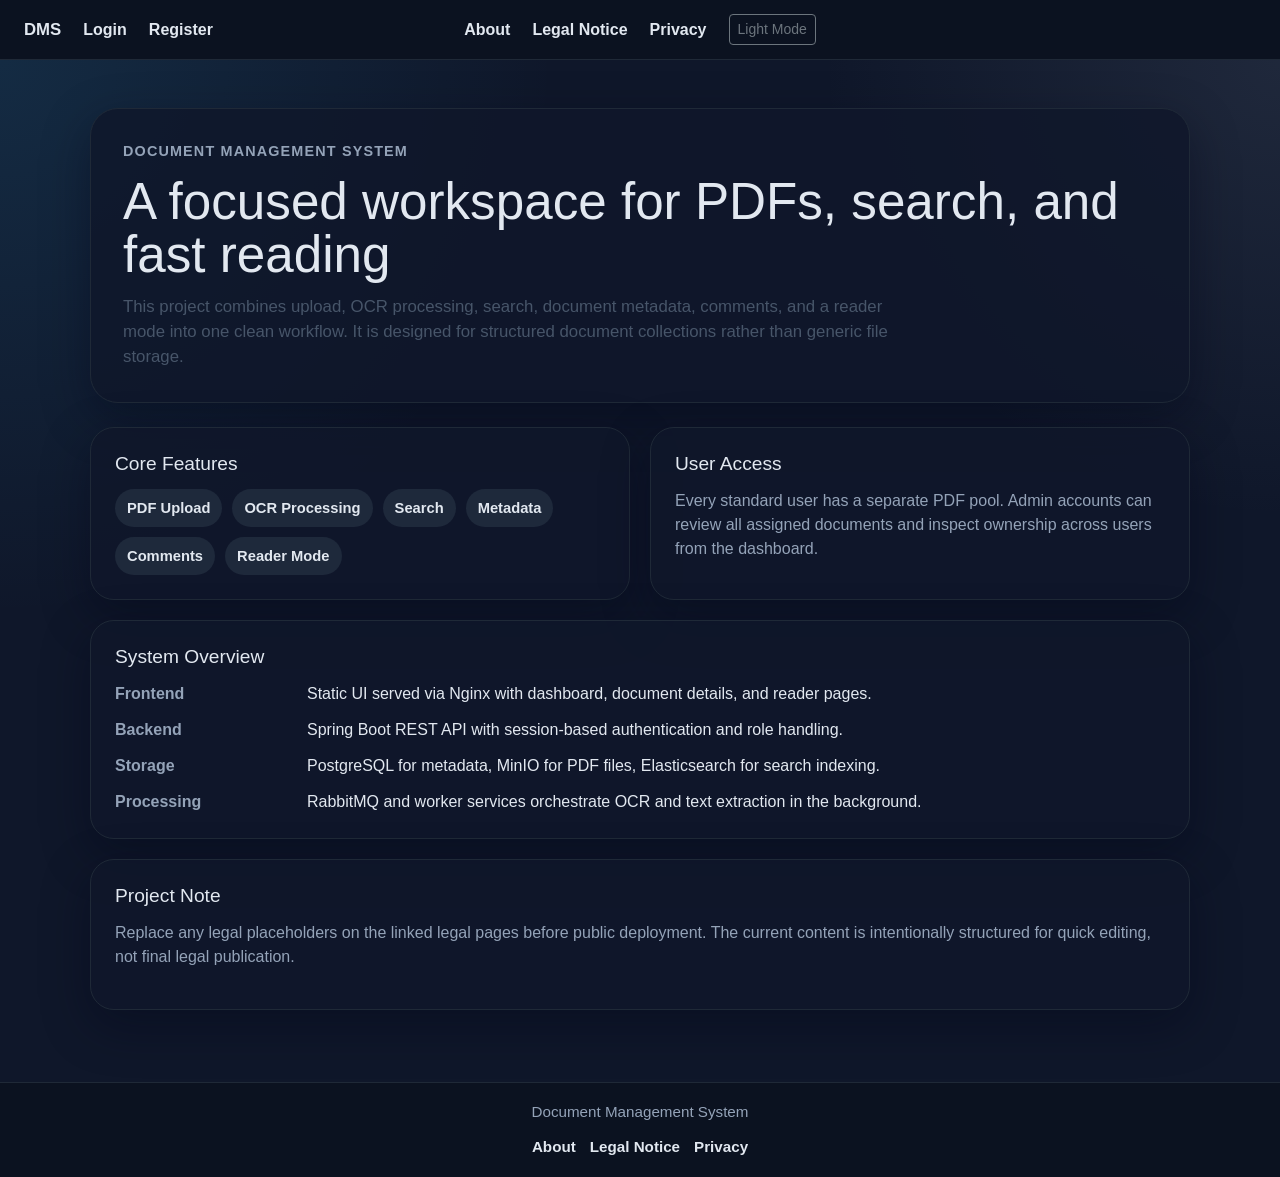
<file: ui/html/about.html>
<!DOCTYPE html>
<html lang="en">
<head>
    <meta charset="UTF-8">
    <meta name="viewport" content="width=device-width, initial-scale=1.0">
    <title>About the Project</title>
    <link href="https://cdn.jsdelivr.net/npm/bootstrap@5.3.2/dist/css/bootstrap.min.css" rel="stylesheet">
    <link rel="stylesheet" href="../css/common.css">
    <link rel="stylesheet" href="../css/info-pages.css">
</head>
<body class="bg-light">
<nav class="app-nav">
    <div class="app-nav-left">
        <a class="app-brand" href="index.html">DMS</a>
        <a class="app-nav-link" href="login.html">Login</a>
        <a class="app-nav-link" href="register.html">Register</a>
    </div>
    <div class="app-nav-right">
        <div class="app-nav-meta">
            <a class="app-nav-link" href="about.html">About</a>
            <a class="app-nav-link" href="impressum.html">Legal Notice</a>
            <a class="app-nav-link" href="privacy.html">Privacy</a>
        </div>
        <button id="themeToggleBtn" class="btn btn-outline-secondary btn-sm" type="button">Dark Mode</button>
    </div>
</nav>

<main class="info-shell">
    <div class="info-container">
        <section class="info-hero">
            <div class="info-kicker">Document Management System</div>
            <h1 class="info-title">A focused workspace for PDFs, search, and fast reading</h1>
            <p class="info-subtitle">
                This project combines upload, OCR processing, search, document metadata, comments, and a reader mode
                into one clean workflow. It is designed for structured document collections rather than generic file storage.
            </p>
        </section>

        <div class="info-grid">
            <section class="info-section">
                <h2 class="info-section-title">Core Features</h2>
                <div class="info-chip-row">
                    <span class="info-chip">PDF Upload</span>
                    <span class="info-chip">OCR Processing</span>
                    <span class="info-chip">Search</span>
                    <span class="info-chip">Metadata</span>
                    <span class="info-chip">Comments</span>
                    <span class="info-chip">Reader Mode</span>
                </div>
            </section>

            <section class="info-section">
                <h2 class="info-section-title">User Access</h2>
                <p class="info-note">
                    Every standard user has a separate PDF pool. Admin accounts can review all assigned documents and
                    inspect ownership across users from the dashboard.
                </p>
            </section>

            <section class="info-section info-section-wide">
                <h2 class="info-section-title">System Overview</h2>
                <div class="info-list">
                    <div class="info-list-row">
                        <div class="info-list-label">Frontend</div>
                        <div class="info-list-value">Static UI served via Nginx with dashboard, document details, and reader pages.</div>
                    </div>
                    <div class="info-list-row">
                        <div class="info-list-label">Backend</div>
                        <div class="info-list-value">Spring Boot REST API with session-based authentication and role handling.</div>
                    </div>
                    <div class="info-list-row">
                        <div class="info-list-label">Storage</div>
                        <div class="info-list-value">PostgreSQL for metadata, MinIO for PDF files, Elasticsearch for search indexing.</div>
                    </div>
                    <div class="info-list-row">
                        <div class="info-list-label">Processing</div>
                        <div class="info-list-value">RabbitMQ and worker services orchestrate OCR and text extraction in the background.</div>
                    </div>
                </div>
            </section>

            <section class="info-section info-section-wide">
                <h2 class="info-section-title">Project Note</h2>
                <p class="info-muted">
                    Replace any legal placeholders on the linked legal pages before public deployment. The current content is
                    intentionally structured for quick editing, not final legal publication.
                </p>
            </section>
        </div>
    </div>
</main>

<footer class="site-footer">
    <div>Document Management System</div>
    <div class="site-footer-links">
        <a class="site-footer-link" href="about.html">About</a>
        <a class="site-footer-link" href="impressum.html">Legal Notice</a>
        <a class="site-footer-link" href="privacy.html">Privacy</a>
    </div>
</footer>

<script src="../js/info-pages.js"></script>
</body>
</html>
</file>
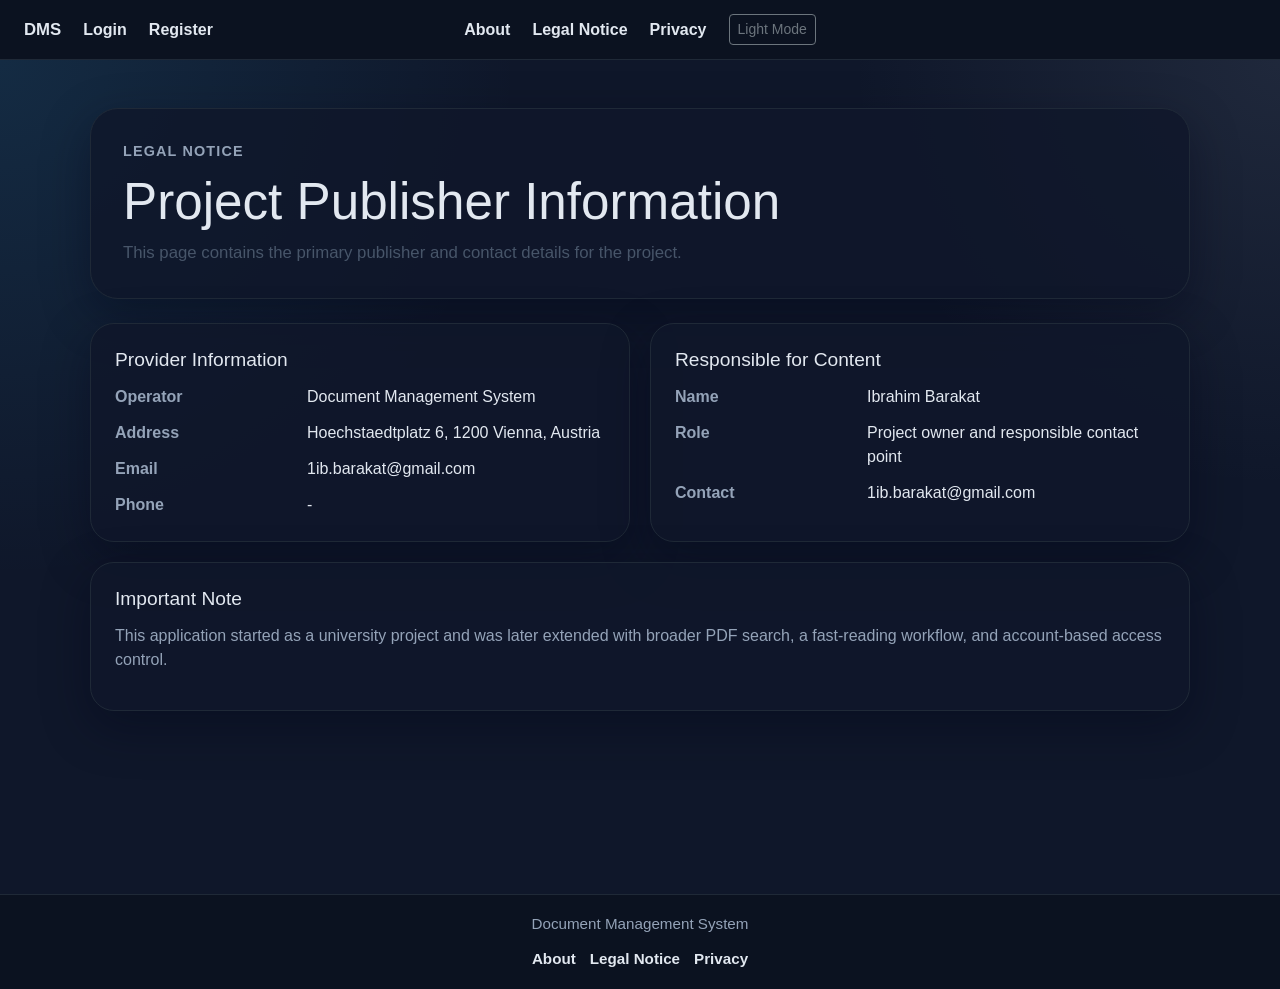
<file: ui/html/impressum.html>
<!DOCTYPE html>
<html lang="en">
<head>
    <meta charset="UTF-8">
    <meta name="viewport" content="width=device-width, initial-scale=1.0">
    <title>Legal Notice</title>
    <link href="https://cdn.jsdelivr.net/npm/bootstrap@5.3.2/dist/css/bootstrap.min.css" rel="stylesheet">
    <link rel="stylesheet" href="../css/common.css">
    <link rel="stylesheet" href="../css/info-pages.css">
</head>
<body class="bg-light">
<nav class="app-nav">
    <div class="app-nav-left">
        <a class="app-brand" href="index.html">DMS</a>
        <a class="app-nav-link" href="login.html">Login</a>
        <a class="app-nav-link" href="register.html">Register</a>
    </div>
    <div class="app-nav-right">
        <div class="app-nav-meta">
            <a class="app-nav-link" href="about.html">About</a>
            <a class="app-nav-link" href="impressum.html">Legal Notice</a>
            <a class="app-nav-link" href="privacy.html">Privacy</a>
        </div>
        <button id="themeToggleBtn" class="btn btn-outline-secondary btn-sm" type="button">Dark Mode</button>
    </div>
</nav>

<main class="info-shell">
    <div class="info-container">
        <section class="info-hero">
            <div class="info-kicker">Legal Notice</div>
            <h1 class="info-title">Project Publisher Information</h1>
            <p class="info-subtitle">
                This page contains the primary publisher and contact details for the project.
            </p>
        </section>

        <div class="info-grid">
            <section class="info-section">
                <h2 class="info-section-title">Provider Information</h2>
                <div class="info-list">
                    <div class="info-list-row">
                        <div class="info-list-label">Operator</div>
                        <div class="info-list-value">Document Management System</div>
                    </div>
                    <div class="info-list-row">
                        <div class="info-list-label">Address</div>
                        <div class="info-list-value">Hoechstaedtplatz 6, 1200 Vienna, Austria</div>
                    </div>
                    <div class="info-list-row">
                        <div class="info-list-label">Email</div>
                        <div class="info-list-value">1ib.barakat@gmail.com</div>
                    </div>
                    <div class="info-list-row">
                        <div class="info-list-label">Phone</div>
                        <div class="info-list-value">-</div>
                    </div>
                </div>
            </section>

            <section class="info-section">
                <h2 class="info-section-title">Responsible for Content</h2>
                <div class="info-list">
                    <div class="info-list-row">
                        <div class="info-list-label">Name</div>
                        <div class="info-list-value">Ibrahim Barakat</div>
                    </div>
                    <div class="info-list-row">
                        <div class="info-list-label">Role</div>
                        <div class="info-list-value">Project owner and responsible contact point</div>
                    </div>
                    <div class="info-list-row">
                        <div class="info-list-label">Contact</div>
                        <div class="info-list-value">1ib.barakat@gmail.com</div>
                    </div>
                </div>
            </section>

            <section class="info-section info-section-wide">
                <h2 class="info-section-title">Important Note</h2>
                <p class="info-note">
                    This application started as a university project and was later extended with broader PDF search,
                    a fast-reading workflow, and account-based access control.
                </p>
            </section>
        </div>
    </div>
</main>

<footer class="site-footer">
    <div>Document Management System</div>
    <div class="site-footer-links">
        <a class="site-footer-link" href="about.html">About</a>
        <a class="site-footer-link" href="impressum.html">Legal Notice</a>
        <a class="site-footer-link" href="privacy.html">Privacy</a>
    </div>
</footer>

<script src="../js/info-pages.js"></script>
</body>
</html>
</file>
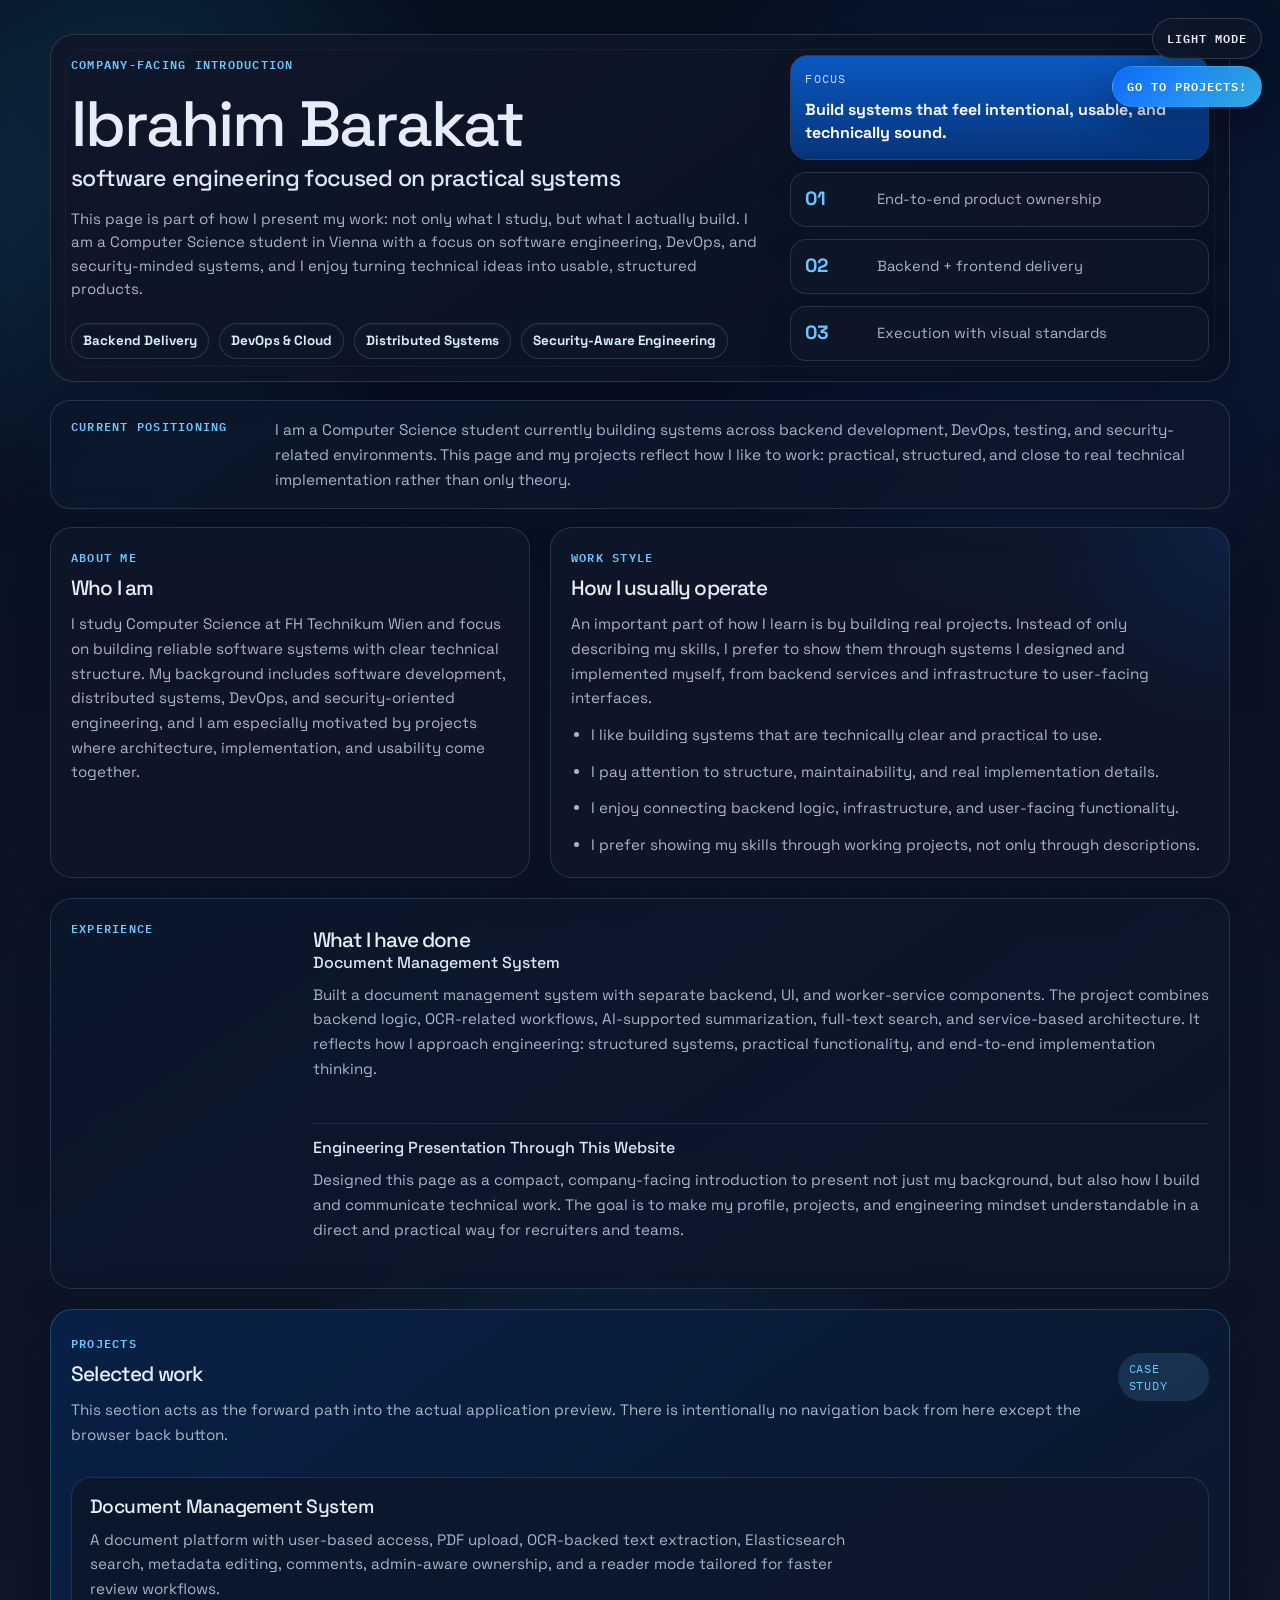
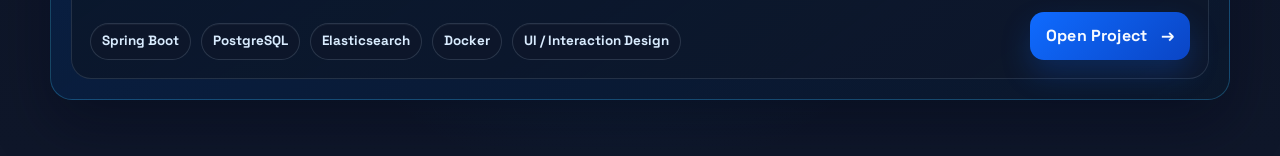
<file: ui/html/portfolio.html>
<!DOCTYPE html>
<html lang="en">
<head>
    <meta charset="UTF-8">
    <meta name="viewport" content="width=device-width, initial-scale=1.0">
    <title>Portfolio Overview</title>
    <link rel="preconnect" href="https://fonts.googleapis.com">
    <link rel="preconnect" href="https://fonts.gstatic.com" crossorigin>
    <link href="https://fonts.googleapis.com/css2?family=Space+Grotesk:wght@400;500;700&family=IBM+Plex+Mono:wght@500;600&display=swap" rel="stylesheet">
    <link href="https://cdn.jsdelivr.net/npm/bootstrap@5.3.2/dist/css/bootstrap.min.css" rel="stylesheet">
    <link rel="stylesheet" href="../css/portfolio.css">
</head>
<body>
<button id="portfolioThemeToggle" class="portfolio-theme-toggle" type="button">Dark Mode</button>
<button id="portfolioProjectsBtn" class="portfolio-projects-toggle" type="button">Go to Projects!</button>
<main class="portfolio-shell">
    <div class="portfolio-noise"></div>
    <div class="portfolio-container">
        <section class="portfolio-hero">
            <div class="portfolio-hero-copy">
                <div class="portfolio-kicker">Company-facing introduction</div>
                <h1 class="portfolio-title">
                    <span class="portfolio-title-name">Ibrahim Barakat</span>
                    <span class="portfolio-title-role">software engineering focused on practical systems</span>
                </h1>
                <p class="portfolio-subtitle">
                    This page is part of how I present my work: not only what I study, but what I actually build.
                    I am a Computer Science student in Vienna with a focus on software engineering, DevOps,
                    and security-minded systems, and I enjoy turning technical ideas into usable, structured products.
                </p>
                <div class="portfolio-chip-row">
                    <span class="portfolio-chip">Backend Delivery</span>
                    <span class="portfolio-chip">DevOps &amp; Cloud</span>
                    <span class="portfolio-chip">Distributed Systems</span>
                    <span class="portfolio-chip">Security-Aware Engineering</span>
                </div>
            </div>

            <div class="portfolio-hero-side">
                <div class="portfolio-signal">
                    <div class="portfolio-signal-label">Focus</div>
                    <div class="portfolio-signal-value">Build systems that feel intentional, usable, and technically sound.</div>
                </div>
                <div class="portfolio-metrics">
                    <div class="portfolio-metric">
                        <span class="portfolio-metric-value">01</span>
                        <span class="portfolio-metric-label">End-to-end product ownership</span>
                    </div>
                    <div class="portfolio-metric">
                        <span class="portfolio-metric-value">02</span>
                        <span class="portfolio-metric-label">Backend + frontend delivery</span>
                    </div>
                    <div class="portfolio-metric">
                        <span class="portfolio-metric-value">03</span>
                        <span class="portfolio-metric-label">Execution with visual standards</span>
                    </div>
                </div>
            </div>
        </section>

        <section class="portfolio-band">
            <div class="portfolio-band-label">Current positioning</div>
            <div class="portfolio-band-copy">
                I am a Computer Science student currently building systems across backend development, DevOps,
                testing, and security-related environments. This page and my projects reflect how I like to work:
                practical, structured, and close to real technical implementation rather than only theory.
            </div>
        </section>

        <section class="portfolio-grid">
            <article class="portfolio-card portfolio-card-tall">
                <div class="portfolio-card-kicker">About Me</div>
                <h2 class="portfolio-card-title">Who I am</h2>
                <p class="portfolio-copy">
                    I study Computer Science at FH Technikum Wien and focus on building reliable software systems
                    with clear technical structure. My background includes software development, distributed systems,
                    DevOps, and security-oriented engineering, and I am especially motivated by projects where
                    architecture, implementation, and usability come together.
                </p>
            </article>

            <article class="portfolio-card portfolio-card-accent">
                <div class="portfolio-card-kicker">Work Style</div>
                <h2 class="portfolio-card-title">How I usually operate</h2>
                <p class="portfolio-copy">
                    An important part of how I learn is by building real projects. Instead of only describing my skills,
                    I prefer to show them through systems I designed and implemented myself, from backend services
                    and infrastructure to user-facing interfaces.
                </p>
                <ul class="portfolio-list">
                    <li>I like building systems that are technically clear and practical to use.</li>
                    <li>I pay attention to structure, maintainability, and real implementation details.</li>
                    <li>I enjoy connecting backend logic, infrastructure, and user-facing functionality.</li>
                    <li>I prefer showing my skills through working projects, not only through descriptions.</li>
                </ul>
            </article>

            <article class="portfolio-card portfolio-card-experience">
                <div class="portfolio-card-kicker">Experience</div>
                <div>
                    <h2 class="portfolio-card-title">What I have done</h2>
                    <div class="portfolio-experience-entries">
                        <article class="portfolio-experience-entry">
                            <h3 class="portfolio-experience-title">Document Management System</h3>
                            <p class="portfolio-copy">
                                Built a document management system with separate backend, UI, and worker-service components.
                                The project combines backend logic, OCR-related workflows, AI-supported summarization,
                                full-text search, and service-based architecture. It reflects how I approach engineering:
                                structured systems, practical functionality, and end-to-end implementation thinking.
                            </p>
                        </article>
                        <article class="portfolio-experience-entry">
                            <h3 class="portfolio-experience-title">Engineering Presentation Through This Website</h3>
                            <p class="portfolio-copy">
                                Designed this page as a compact, company-facing introduction to present not just my background,
                                but also how I build and communicate technical work. The goal is to make my profile,
                                projects, and engineering mindset understandable in a direct and practical way
                                for recruiters and teams.
                            </p>
                        </article>
                    </div>
                </div>
            </article>

            <article id="portfolioProjectsCard" class="portfolio-card portfolio-card-wide portfolio-project-card">
                <div class="portfolio-card-kicker">Projects</div>
                <div class="portfolio-project-top">
                    <div>
                        <h2 class="portfolio-card-title">Selected work</h2>
                        <p class="portfolio-copy">
                            This section acts as the forward path into the actual application preview.
                            There is intentionally no navigation back from here except the browser back button.
                        </p>
                    </div>
                    <div class="portfolio-project-marker">Case Study</div>
                </div>

                <div class="project-entry">
                    <div class="project-entry-copy">
                        <h3 class="project-entry-title">Document Management System</h3>
                        <p class="portfolio-copy">
                            A document platform with user-based access, PDF upload, OCR-backed text extraction,
                            Elasticsearch search, metadata editing, comments, admin-aware ownership, and a reader mode
                            tailored for faster review workflows.
                        </p>
                        <div class="project-entry-tags">
                            <span class="portfolio-chip">Spring Boot</span>
                            <span class="portfolio-chip">PostgreSQL</span>
                            <span class="portfolio-chip">Elasticsearch</span>
                            <span class="portfolio-chip">Docker</span>
                            <span class="portfolio-chip">UI / Interaction Design</span>
                        </div>
                    </div>
                    <div class="project-entry-action">
                        <a class="project-entry-link" href="index.html">
                            <span class="project-entry-link-label">Open Project</span>
                            <span class="project-entry-link-arrow">→</span>
                        </a>
                    </div>
                </div>
            </article>
        </section>
    </div>
</main>
<script>
    (function () {
        const button = document.getElementById("portfolioThemeToggle");
        const projectsButton = document.getElementById("portfolioProjectsBtn");
        const projectsCard = document.getElementById("portfolioProjectsCard");
        const savedTheme = localStorage.getItem("dms-theme");

        if (savedTheme !== "light") {
            document.body.classList.add("dark-mode");
            button.textContent = "Light Mode";
        }

        button.addEventListener("click", function () {
            document.body.classList.toggle("dark-mode");
            const isDark = document.body.classList.contains("dark-mode");
            localStorage.setItem("dms-theme", isDark ? "dark" : "light");
            button.textContent = isDark ? "Light Mode" : "Dark Mode";
        });

        if (projectsButton && projectsCard) {
            projectsButton.addEventListener("click", function () {
                projectsCard.scrollIntoView({ behavior: "smooth", block: "center" });
                projectsCard.classList.remove("portfolio-project-card-glow");
                window.requestAnimationFrame(function () {
                    projectsCard.classList.add("portfolio-project-card-glow");
                });
                window.setTimeout(function () {
                    projectsCard.classList.remove("portfolio-project-card-glow");
                }, 1800);
            });
        }
    }());
</script>
</body>
</html>
</file>
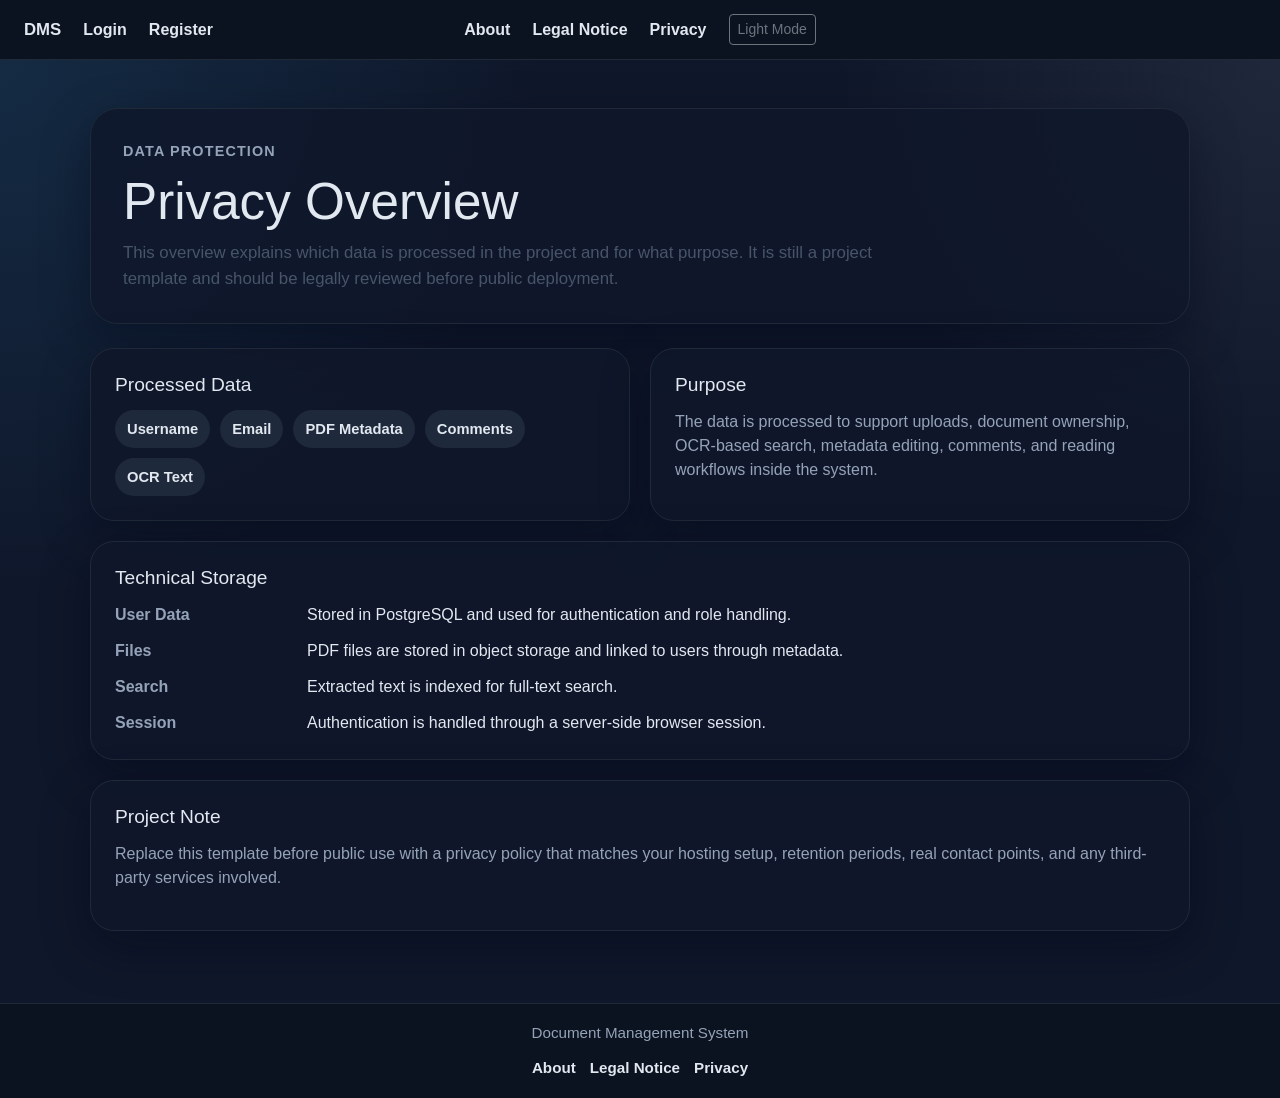
<file: ui/html/privacy.html>
<!DOCTYPE html>
<html lang="en">
<head>
    <meta charset="UTF-8">
    <meta name="viewport" content="width=device-width, initial-scale=1.0">
    <title>Privacy</title>
    <link href="https://cdn.jsdelivr.net/npm/bootstrap@5.3.2/dist/css/bootstrap.min.css" rel="stylesheet">
    <link rel="stylesheet" href="../css/common.css">
    <link rel="stylesheet" href="../css/info-pages.css">
</head>
<body class="bg-light">
<nav class="app-nav">
    <div class="app-nav-left">
        <a class="app-brand" href="index.html">DMS</a>
        <a class="app-nav-link" href="login.html">Login</a>
        <a class="app-nav-link" href="register.html">Register</a>
    </div>
    <div class="app-nav-right">
        <div class="app-nav-meta">
            <a class="app-nav-link" href="about.html">About</a>
            <a class="app-nav-link" href="impressum.html">Legal Notice</a>
            <a class="app-nav-link" href="privacy.html">Privacy</a>
        </div>
        <button id="themeToggleBtn" class="btn btn-outline-secondary btn-sm" type="button">Dark Mode</button>
    </div>
</nav>

<main class="info-shell">
    <div class="info-container">
        <section class="info-hero">
            <div class="info-kicker">Data Protection</div>
            <h1 class="info-title">Privacy Overview</h1>
            <p class="info-subtitle">
                This overview explains which data is processed in the project and for what purpose.
                It is still a project template and should be legally reviewed before public deployment.
            </p>
        </section>

        <div class="info-grid">
            <section class="info-section">
                <h2 class="info-section-title">Processed Data</h2>
                <div class="info-chip-row">
                    <span class="info-chip">Username</span>
                    <span class="info-chip">Email</span>
                    <span class="info-chip">PDF Metadata</span>
                    <span class="info-chip">Comments</span>
                    <span class="info-chip">OCR Text</span>
                </div>
            </section>

            <section class="info-section">
                <h2 class="info-section-title">Purpose</h2>
                <p class="info-note">
                    The data is processed to support uploads, document ownership, OCR-based search,
                    metadata editing, comments, and reading workflows inside the system.
                </p>
            </section>

            <section class="info-section info-section-wide">
                <h2 class="info-section-title">Technical Storage</h2>
                <div class="info-list">
                    <div class="info-list-row">
                        <div class="info-list-label">User Data</div>
                        <div class="info-list-value">Stored in PostgreSQL and used for authentication and role handling.</div>
                    </div>
                    <div class="info-list-row">
                        <div class="info-list-label">Files</div>
                        <div class="info-list-value">PDF files are stored in object storage and linked to users through metadata.</div>
                    </div>
                    <div class="info-list-row">
                        <div class="info-list-label">Search</div>
                        <div class="info-list-value">Extracted text is indexed for full-text search.</div>
                    </div>
                    <div class="info-list-row">
                        <div class="info-list-label">Session</div>
                        <div class="info-list-value">Authentication is handled through a server-side browser session.</div>
                    </div>
                </div>
            </section>

            <section class="info-section info-section-wide">
                <h2 class="info-section-title">Project Note</h2>
                <p class="info-muted">
                    Replace this template before public use with a privacy policy that matches your hosting setup,
                    retention periods, real contact points, and any third-party services involved.
                </p>
            </section>
        </div>
    </div>
</main>

<footer class="site-footer">
    <div>Document Management System</div>
    <div class="site-footer-links">
        <a class="site-footer-link" href="about.html">About</a>
        <a class="site-footer-link" href="impressum.html">Legal Notice</a>
        <a class="site-footer-link" href="privacy.html">Privacy</a>
    </div>
</footer>

<script src="../js/info-pages.js"></script>
</body>
</html>
</file>
<file: ui/css/common.css>
.app-nav {
    display: grid;
    grid-template-columns: minmax(0, 1fr) auto minmax(0, 1fr);
    align-items: center;
    gap: 16px;
    padding: 14px 24px;
    border-bottom: 1px solid #e5e7eb;
    background: #ffffff;
}

.app-nav-left,
.app-nav-right {
    display: flex;
    align-items: center;
    gap: 22px;
    flex-wrap: wrap;
}

.app-nav-left {
    justify-self: start;
}

.app-nav-right {
    justify-self: end;
}

.app-nav-center {
    justify-self: center;
    text-align: center;
    font-size: 1.1rem;
    font-weight: 800;
    color: #2563eb;
    letter-spacing: 0.04em;
}

.app-nav-meta {
    display: flex;
    align-items: center;
    gap: 22px;
    flex-wrap: wrap;
}

.app-brand {
    font-size: 1.05rem;
    font-weight: 700;
    color: #0f172a;
    text-decoration: none;
}

.app-nav-link {
    color: #475569;
    text-decoration: none;
    font-weight: 600;
}

.app-nav-link:hover {
    color: #2563eb;
}

.app-nav-user {
    color: #475569;
    font-weight: 600;
}

.site-footer {
    display: flex;
    flex-direction: column;
    align-items: center;
    justify-content: center;
    gap: 12px;
    flex-wrap: wrap;
    padding: 18px 24px;
    border-top: 1px solid #e5e7eb;
    background: #ffffff;
    color: #64748b;
    font-size: 0.95rem;
}

.site-footer-links {
    display: flex;
    gap: 14px;
    flex-wrap: wrap;
}

.site-footer-link {
    color: #475569;
    text-decoration: none;
    font-weight: 600;
}

.site-footer-link:hover {
    color: #2563eb;
}

body.dark-mode .app-nav {
    background: #0b1220;
    border-color: #1f2937;
}

body.dark-mode .app-brand,
body.dark-mode .app-nav-center,
body.dark-mode .app-nav-link,
body.dark-mode .app-nav-user {
    color: #e2e8f0;
}

body.dark-mode .app-nav-center {
    color: #7dd3fc;
}

body.dark-mode .app-nav-link:hover {
    color: #7dd3fc;
}

body.dark-mode .site-footer {
    background: #0b1220;
    border-color: #1f2937;
    color: #94a3b8;
}

body.dark-mode .site-footer-link {
    color: #e2e8f0;
}

body.dark-mode .site-footer-link:hover {
    color: #7dd3fc;
}

@media (max-width: 768px) {
    .app-nav {
        grid-template-columns: 1fr;
        padding: 12px 16px;
    }

    .app-nav-left,
    .app-nav-right,
    .app-nav-center {
        justify-self: stretch;
        text-align: left;
    }

    .site-footer {
        padding: 16px;
    }
}
</file>
<file: ui/css/info-pages.css>
body {
    font-family: 'Segoe UI', Tahoma, Geneva, Verdana, sans-serif;
}

body.dark-mode.bg-light {
    background-color: #0f172a !important;
}

body.dark-mode {
    background-color: #0f172a;
    color: #e2e8f0;
}

body.dark-mode .info-shell {
    background:
        radial-gradient(circle at top left, rgba(56, 189, 248, 0.12), transparent 34%),
        radial-gradient(circle at top right, rgba(148, 163, 184, 0.12), transparent 28%),
        #0f172a;
}

body.dark-mode .info-hero,
body.dark-mode .info-section {
    background: rgba(15, 23, 42, 0.82);
    border-color: #1f2937;
    box-shadow: 0 16px 48px rgba(2, 6, 23, 0.38);
}

body.dark-mode .info-kicker,
body.dark-mode .info-note,
body.dark-mode .info-list-label,
body.dark-mode .info-muted {
    color: #94a3b8;
}

body.dark-mode .info-title,
body.dark-mode .info-section-title,
body.dark-mode .info-list-value {
    color: #e2e8f0;
}

body.dark-mode .info-chip {
    background: #1e293b;
    color: #e2e8f0;
}

.info-shell {
    min-height: calc(100vh - 66px);
    padding: 48px 20px 72px;
    background:
        radial-gradient(circle at top left, rgba(37, 99, 235, 0.1), transparent 34%),
        radial-gradient(circle at top right, rgba(14, 165, 233, 0.08), transparent 28%),
        linear-gradient(180deg, #f8fafc 0%, #eef2ff 100%);
}

.info-container {
    max-width: 1100px;
    margin: 0 auto;
}

.info-hero {
    border: 1px solid #dbeafe;
    border-radius: 28px;
    padding: 32px;
    background: rgba(255, 255, 255, 0.92);
    box-shadow: 0 20px 60px rgba(37, 99, 235, 0.08);
    margin-bottom: 24px;
}

.info-kicker {
    font-size: 0.9rem;
    font-weight: 700;
    letter-spacing: 0.08em;
    text-transform: uppercase;
    color: #2563eb;
    margin-bottom: 12px;
}

.info-title {
    font-size: clamp(2rem, 4vw, 3.2rem);
    line-height: 1.05;
    margin: 0 0 12px;
    color: #0f172a;
}

.info-subtitle {
    max-width: 780px;
    margin: 0;
    color: #475569;
    font-size: 1.05rem;
}

.info-grid {
    display: grid;
    grid-template-columns: repeat(12, 1fr);
    gap: 20px;
}

.info-section {
    grid-column: span 6;
    border: 1px solid #e2e8f0;
    border-radius: 24px;
    padding: 24px;
    background: rgba(255, 255, 255, 0.94);
    box-shadow: 0 14px 34px rgba(15, 23, 42, 0.06);
}

.info-section-wide {
    grid-column: span 12;
}

.info-section-title {
    margin: 0 0 14px;
    color: #0f172a;
    font-size: 1.2rem;
}

.info-note {
    margin: 0 0 14px;
    color: #64748b;
}

.info-list {
    display: grid;
    gap: 12px;
}

.info-list-row {
    display: grid;
    grid-template-columns: minmax(140px, 180px) 1fr;
    gap: 12px;
    align-items: start;
}

.info-list-label {
    color: #64748b;
    font-weight: 700;
}

.info-list-value {
    color: #0f172a;
}

.info-chip-row {
    display: flex;
    gap: 10px;
    flex-wrap: wrap;
}

.info-chip {
    display: inline-flex;
    align-items: center;
    padding: 8px 12px;
    border-radius: 999px;
    background: #dbeafe;
    color: #1e3a8a;
    font-weight: 700;
    font-size: 0.92rem;
}

.info-muted {
    color: #64748b;
}

@media (max-width: 900px) {
    .info-section,
    .info-section-wide {
        grid-column: span 12;
    }
}

@media (max-width: 600px) {
    .info-hero,
    .info-section {
        padding: 20px;
        border-radius: 20px;
    }

    .info-list-row {
        grid-template-columns: 1fr;
        gap: 4px;
    }
}
</file>
<file: ui/css/portfolio.css>
:root {
    --portfolio-ink: #07111f;
    --portfolio-muted: #526072;
    --portfolio-accent: #0f6bff;
    --portfolio-accent-soft: rgba(15, 107, 255, 0.12);
    --portfolio-card: rgba(255, 255, 255, 0.84);
    --portfolio-card-strong: rgba(255, 255, 255, 0.94);
    --portfolio-border: rgba(148, 163, 184, 0.22);
    --portfolio-shadow: 0 30px 80px rgba(15, 23, 42, 0.12);
}

* {
    box-sizing: border-box;
}

html {
    scroll-behavior: smooth;
}

body {
    margin: 0;
    font-family: "Space Grotesk", "Segoe UI", sans-serif;
    color: var(--portfolio-ink);
    background:
        radial-gradient(circle at 10% 10%, rgba(14, 165, 233, 0.18), transparent 18%),
        radial-gradient(circle at 82% 14%, rgba(37, 99, 235, 0.16), transparent 22%),
        radial-gradient(circle at 48% 82%, rgba(56, 189, 248, 0.1), transparent 22%),
        linear-gradient(180deg, #f7fbff 0%, #eef3ff 46%, #f8fafc 100%);
}

body.dark-mode {
    --portfolio-ink: #e6edf7;
    --portfolio-muted: #a8b5c7;
    --portfolio-accent: #69c6ff;
    --portfolio-accent-soft: rgba(105, 198, 255, 0.14);
    --portfolio-card: rgba(15, 23, 42, 0.78);
    --portfolio-card-strong: rgba(15, 23, 42, 0.9);
    --portfolio-border: rgba(51, 65, 85, 0.7);
    --portfolio-shadow: 0 32px 80px rgba(2, 6, 23, 0.34);
    background:
        radial-gradient(circle at 10% 10%, rgba(56, 189, 248, 0.18), transparent 18%),
        radial-gradient(circle at 82% 14%, rgba(37, 99, 235, 0.18), transparent 22%),
        radial-gradient(circle at 48% 82%, rgba(14, 165, 233, 0.12), transparent 22%),
        linear-gradient(180deg, #06101f 0%, #0b1325 46%, #0f172a 100%);
}

.portfolio-theme-toggle {
    position: fixed;
    top: 18px;
    right: 18px;
    z-index: 20;
    border: 1px solid rgba(148, 163, 184, 0.22);
    border-radius: 999px;
    padding: 10px 14px;
    background: rgba(255, 255, 255, 0.9);
    color: #0f172a;
    font-family: "IBM Plex Mono", monospace;
    font-size: 0.78rem;
    font-weight: 600;
    letter-spacing: 0.08em;
    text-transform: uppercase;
    box-shadow: 0 16px 34px rgba(15, 23, 42, 0.12);
    backdrop-filter: blur(12px);
    cursor: pointer;
    transition: transform 0.18s ease, background-color 0.18s ease, color 0.18s ease, border-color 0.18s ease;
}

.portfolio-theme-toggle:hover {
    transform: translateY(-1px);
}

.portfolio-projects-toggle {
    position: fixed;
    top: 66px;
    right: 18px;
    z-index: 20;
    border: 1px solid rgba(96, 165, 250, 0.34);
    border-radius: 999px;
    padding: 10px 14px;
    background: linear-gradient(135deg, rgba(15, 107, 255, 0.94), rgba(56, 189, 248, 0.9));
    color: #f8fbff;
    font-family: "IBM Plex Mono", monospace;
    font-size: 0.78rem;
    font-weight: 600;
    letter-spacing: 0.08em;
    text-transform: uppercase;
    box-shadow: 0 16px 34px rgba(15, 107, 255, 0.22);
    backdrop-filter: blur(12px);
    cursor: pointer;
    transition: transform 0.18s ease, box-shadow 0.18s ease, filter 0.18s ease;
}

.portfolio-projects-toggle:hover {
    transform: translateY(-1px);
    box-shadow: 0 20px 38px rgba(15, 107, 255, 0.28);
    filter: saturate(1.08);
}

body.dark-mode .portfolio-theme-toggle {
    background: rgba(15, 23, 42, 0.84);
    color: #e6edf7;
    border-color: rgba(51, 65, 85, 0.9);
    box-shadow: 0 18px 36px rgba(2, 6, 23, 0.34);
}

body.dark-mode .portfolio-projects-toggle {
    border-color: rgba(56, 189, 248, 0.28);
    box-shadow: 0 18px 38px rgba(2, 6, 23, 0.34);
}

.portfolio-shell {
    position: relative;
    overflow: hidden;
    min-height: 100vh;
    padding: 34px 18px 56px;
}

.portfolio-noise {
    position: absolute;
    inset: 0;
    pointer-events: none;
    opacity: 0.2;
    background-image:
        linear-gradient(rgba(255, 255, 255, 0.2) 1px, transparent 1px),
        linear-gradient(90deg, rgba(255, 255, 255, 0.14) 1px, transparent 1px);
    background-size: 40px 40px;
    mask-image: radial-gradient(circle at center, black 42%, transparent 92%);
}

body.dark-mode .portfolio-noise {
    opacity: 0.12;
    background-image:
        linear-gradient(rgba(148, 163, 184, 0.09) 1px, transparent 1px),
        linear-gradient(90deg, rgba(148, 163, 184, 0.06) 1px, transparent 1px);
}

.portfolio-container {
    position: relative;
    max-width: 1180px;
    margin: 0 auto;
}

.portfolio-hero {
    position: relative;
    display: grid;
    grid-template-columns: minmax(0, 1.5fr) minmax(320px, 0.9fr);
    gap: 22px;
    padding: 20px;
    border: 1px solid rgba(191, 219, 254, 0.7);
    border-radius: 24px;
    background:
        linear-gradient(140deg, rgba(255, 255, 255, 0.92), rgba(239, 246, 255, 0.82)),
        linear-gradient(180deg, rgba(255, 255, 255, 0.88), rgba(255, 255, 255, 0.7));
    box-shadow: var(--portfolio-shadow);
    backdrop-filter: blur(16px);
}

.portfolio-hero::after {
    content: "";
    position: absolute;
    inset: 14px;
    border-radius: 22px;
    border: 1px solid rgba(255, 255, 255, 0.42);
    pointer-events: none;
}

body.dark-mode .portfolio-hero {
    border-color: rgba(51, 65, 85, 0.78);
    background:
        linear-gradient(145deg, rgba(15, 23, 42, 0.94), rgba(8, 17, 34, 0.9)),
        linear-gradient(180deg, rgba(15, 23, 42, 0.92), rgba(15, 23, 42, 0.82));
}

body.dark-mode .portfolio-hero::after {
    border-color: rgba(148, 163, 184, 0.08);
}

.portfolio-kicker,
.portfolio-card-kicker,
.portfolio-band-label {
    font-family: "IBM Plex Mono", monospace;
    color: var(--portfolio-accent);
    text-transform: uppercase;
    letter-spacing: 0.1em;
    font-weight: 600;
    font-size: 0.78rem;
}

.portfolio-kicker {
    margin-bottom: 18px;
}

.portfolio-title {
    max-width: 760px;
    margin: 0 0 14px;
    line-height: 1.01;
    letter-spacing: -0.05em;
}

.portfolio-title-name,
.portfolio-title-role {
    display: block;
}

.portfolio-title-name {
    font-size: clamp(2.2rem, 5vw, 4rem);
}

.portfolio-title-role {
    margin-top: 8px;
    font-size: clamp(1rem, 2vw, 1.45rem);
    line-height: 1.22;
    letter-spacing: -0.03em;
    color: var(--portfolio-muted);
    font-weight: 500;
}

.portfolio-subtitle {
    max-width: 720px;
    margin: 0;
    color: var(--portfolio-muted);
    font-size: 0.94rem;
    line-height: 1.56;
}

.portfolio-chip-row,
.project-entry-tags {
    display: flex;
    flex-wrap: wrap;
    gap: 10px;
    margin-top: 22px;
}

.portfolio-chip {
    display: inline-flex;
    align-items: center;
    padding: 7px 11px;
    border-radius: 999px;
    border: 1px solid rgba(148, 163, 184, 0.18);
    background: rgba(255, 255, 255, 0.76);
    box-shadow: inset 0 1px 0 rgba(255, 255, 255, 0.7);
    color: #12336b;
    font-weight: 700;
    font-size: 0.84rem;
}

body.dark-mode .portfolio-chip {
    color: #d9ecff;
    background: rgba(15, 23, 42, 0.72);
    border-color: rgba(51, 65, 85, 0.75);
    box-shadow: inset 0 1px 0 rgba(255, 255, 255, 0.04);
}

.portfolio-hero-side {
    display: flex;
    flex-direction: column;
    gap: 12px;
}

.portfolio-signal,
.portfolio-metric,
.portfolio-band,
.portfolio-card {
    border: 1px solid var(--portfolio-border);
    box-shadow: 0 18px 48px rgba(15, 23, 42, 0.07);
}

.portfolio-signal {
    padding: 14px;
    border-radius: 18px;
    background: linear-gradient(180deg, rgba(15, 107, 255, 0.94), rgba(3, 66, 177, 0.94));
    color: #f8fbff;
}

.portfolio-signal-label {
    font-family: "IBM Plex Mono", monospace;
    text-transform: uppercase;
    letter-spacing: 0.1em;
    font-size: 0.74rem;
    opacity: 0.8;
    margin-bottom: 10px;
}

.portfolio-signal-value {
    font-size: 1rem;
    font-weight: 700;
    line-height: 1.48;
}

.portfolio-metrics {
    display: grid;
    grid-template-columns: 1fr;
    gap: 12px;
}

.portfolio-metric {
    display: flex;
    align-items: center;
    gap: 16px;
    padding: 12px 14px;
    border-radius: 16px;
    background: var(--portfolio-card);
    backdrop-filter: blur(10px);
}

body.dark-mode .portfolio-signal {
    background: linear-gradient(180deg, rgba(11, 93, 204, 0.94), rgba(7, 53, 126, 0.94));
}

.portfolio-metric-value {
    min-width: 56px;
    font-size: 1.2rem;
    font-weight: 700;
    letter-spacing: -0.04em;
    color: var(--portfolio-accent);
}

.portfolio-metric-label {
    color: var(--portfolio-muted);
    line-height: 1.42;
    font-size: 0.92rem;
}

.portfolio-band {
    display: grid;
    grid-template-columns: 180px 1fr;
    gap: 24px;
    align-items: start;
    margin: 18px 0;
    padding: 16px 20px;
    border-radius: 20px;
    background: rgba(255, 255, 255, 0.68);
    backdrop-filter: blur(12px);
}

body.dark-mode .portfolio-band {
    background: linear-gradient(145deg, rgba(10, 23, 43, 0.9), rgba(15, 23, 42, 0.78));
    border-color: rgba(51, 65, 85, 0.72);
}

body.dark-mode .portfolio-card-experience {
    background:
        linear-gradient(145deg, rgba(10, 23, 43, 0.92), rgba(15, 23, 42, 0.84));
    border-color: rgba(51, 65, 85, 0.72);
}

.portfolio-band-copy {
    font-size: 0.96rem;
    line-height: 1.65;
    color: var(--portfolio-muted);
}

.portfolio-grid {
    display: grid;
    grid-template-columns: repeat(12, 1fr);
    gap: 20px;
}

.portfolio-card {
    grid-column: span 4;
    border-radius: 22px;
    padding: 20px;
    background: var(--portfolio-card-strong);
    backdrop-filter: blur(14px);
}

.portfolio-card-tall {
    grid-column: span 5;
}

.portfolio-card-accent {
    grid-column: span 7;
    background:
        radial-gradient(circle at top right, rgba(15, 107, 255, 0.12), transparent 26%),
        var(--portfolio-card-strong);
}

.portfolio-card-experience {
    grid-column: span 12;
    display: grid;
    grid-template-columns: 220px 1fr;
    gap: 22px;
    align-items: start;
    background:
        linear-gradient(145deg, rgba(255, 255, 255, 0.94), rgba(240, 247, 255, 0.9));
}

.portfolio-card-wide {
    grid-column: span 12;
}

.portfolio-card-title {
    margin: 10px 0 12px;
    font-size: 1.3rem;
    line-height: 1.12;
    letter-spacing: -0.04em;
}

.portfolio-copy,
.portfolio-list {
    color: var(--portfolio-muted);
    line-height: 1.62;
    font-size: 0.95rem;
}

.portfolio-copy {
    margin: 0 0 12px;
}

.portfolio-list {
    margin: 0;
    padding-left: 20px;
    display: grid;
    gap: 12px;
}

.portfolio-card-experience .portfolio-card-kicker,
.portfolio-card-experience .portfolio-card-title {
    margin-bottom: 0;
}

.portfolio-experience-entries {
    display: grid;
    gap: 16px;
}

.portfolio-experience-entry {
    padding: 14px 0;
    border-top: 1px solid rgba(148, 163, 184, 0.18);
}

.portfolio-experience-entry:first-child {
    border-top: none;
    padding-top: 0;
}

.portfolio-experience-title {
    margin: 0 0 10px;
    font-size: 1rem;
    line-height: 1.25;
    color: var(--portfolio-ink);
}

body.dark-mode .portfolio-title-role,
body.dark-mode .portfolio-experience-title {
    color: #dbe7f5;
}

.portfolio-project-card {
    padding-top: 24px;
    background:
        linear-gradient(145deg, rgba(12, 88, 228, 0.12), rgba(56, 189, 248, 0.18)),
        linear-gradient(180deg, rgba(229, 240, 255, 0.94), rgba(243, 248, 255, 0.96));
    border-color: rgba(96, 165, 250, 0.4);
    box-shadow: 0 22px 56px rgba(37, 99, 235, 0.14);
    transition: box-shadow 0.28s ease, border-color 0.28s ease, transform 0.28s ease;
}

.portfolio-project-card-glow {
    border-color: rgba(37, 99, 235, 0.72);
    box-shadow:
        0 0 0 1px rgba(96, 165, 250, 0.55),
        0 0 24px rgba(59, 130, 246, 0.22),
        0 24px 58px rgba(37, 99, 235, 0.2);
}

.portfolio-project-top {
    display: flex;
    align-items: flex-start;
    justify-content: space-between;
    gap: 20px;
    margin-bottom: 18px;
}

.portfolio-project-marker {
    padding: 7px 11px;
    border-radius: 999px;
    background: var(--portfolio-accent-soft);
    color: var(--portfolio-accent);
    font-family: "IBM Plex Mono", monospace;
    font-size: 0.72rem;
    text-transform: uppercase;
    letter-spacing: 0.08em;
}

.project-entry {
    display: grid;
    grid-template-columns: minmax(0, 1fr) auto;
    gap: 24px;
    align-items: end;
    padding: 18px;
    border-radius: 20px;
    background:
        linear-gradient(145deg, rgba(219, 234, 254, 0.42), rgba(255, 255, 255, 0.72));
    border: 1px solid rgba(148, 163, 184, 0.16);
}

body.dark-mode .project-entry {
    background:
        linear-gradient(145deg, rgba(10, 23, 43, 0.92), rgba(15, 23, 42, 0.72));
    border-color: rgba(51, 65, 85, 0.64);
}

body.dark-mode .portfolio-project-card {
    background:
        linear-gradient(145deg, rgba(8, 33, 73, 0.92), rgba(10, 23, 43, 0.88)),
        linear-gradient(180deg, rgba(15, 23, 42, 0.96), rgba(15, 23, 42, 0.9));
    border-color: rgba(56, 189, 248, 0.28);
    box-shadow: 0 24px 58px rgba(2, 6, 23, 0.38);
}

body.dark-mode .portfolio-project-card-glow {
    border-color: rgba(103, 232, 249, 0.62);
    box-shadow:
        0 0 0 1px rgba(56, 189, 248, 0.42),
        0 0 28px rgba(34, 211, 238, 0.22),
        0 26px 60px rgba(2, 6, 23, 0.44);
}

.project-entry-copy {
    max-width: 760px;
}

.project-entry-title {
    margin: 0 0 10px;
    font-size: 1.2rem;
    line-height: 1.1;
    letter-spacing: -0.03em;
}

.project-entry-action {
    display: flex;
    align-items: flex-end;
}

.project-entry-link {
    display: inline-flex;
    align-items: center;
    gap: 14px;
    padding: 12px 16px;
    border-radius: 14px;
    text-decoration: none;
    background: linear-gradient(135deg, #0f6bff, #0a45c5);
    color: #f8fbff;
    font-weight: 700;
    box-shadow: 0 14px 30px rgba(15, 107, 255, 0.22);
    transition: transform 0.18s ease, box-shadow 0.18s ease;
}

.project-entry-link:hover {
    transform: translateY(-2px);
    box-shadow: 0 22px 46px rgba(15, 107, 255, 0.28);
    color: #f8fbff;
}

.project-entry-link-label {
    letter-spacing: 0.01em;
}

.project-entry-link-arrow {
    font-size: 1.05rem;
    line-height: 1;
}

@media (max-width: 1024px) {
    .portfolio-hero,
    .portfolio-band {
        grid-template-columns: 1fr;
    }

    .portfolio-hero {
        grid-template-columns: 1fr;
    }

    .portfolio-card,
    .portfolio-card-tall,
    .portfolio-card-accent,
    .portfolio-card-experience,
    .portfolio-card-wide {
        grid-column: span 12;
    }

    .portfolio-card-experience {
        grid-template-columns: 1fr;
        gap: 12px;
    }
}

@media (max-width: 720px) {
    .portfolio-theme-toggle {
        top: 12px;
        right: 12px;
        padding: 8px 12px;
    }

    .portfolio-projects-toggle {
        top: 54px;
        right: 12px;
        padding: 8px 12px;
    }

    .portfolio-shell {
        padding: 20px 12px 40px;
    }

    .portfolio-hero,
    .portfolio-band,
    .portfolio-card,
    .project-entry {
        padding: 16px;
        border-radius: 18px;
    }

    .portfolio-title {
        font-size: clamp(2rem, 12vw, 3.4rem);
    }

    .portfolio-band {
        grid-template-columns: 1fr;
        gap: 12px;
    }

    .portfolio-project-top,
    .project-entry {
        grid-template-columns: 1fr;
        flex-direction: column;
    }
}
</file>
